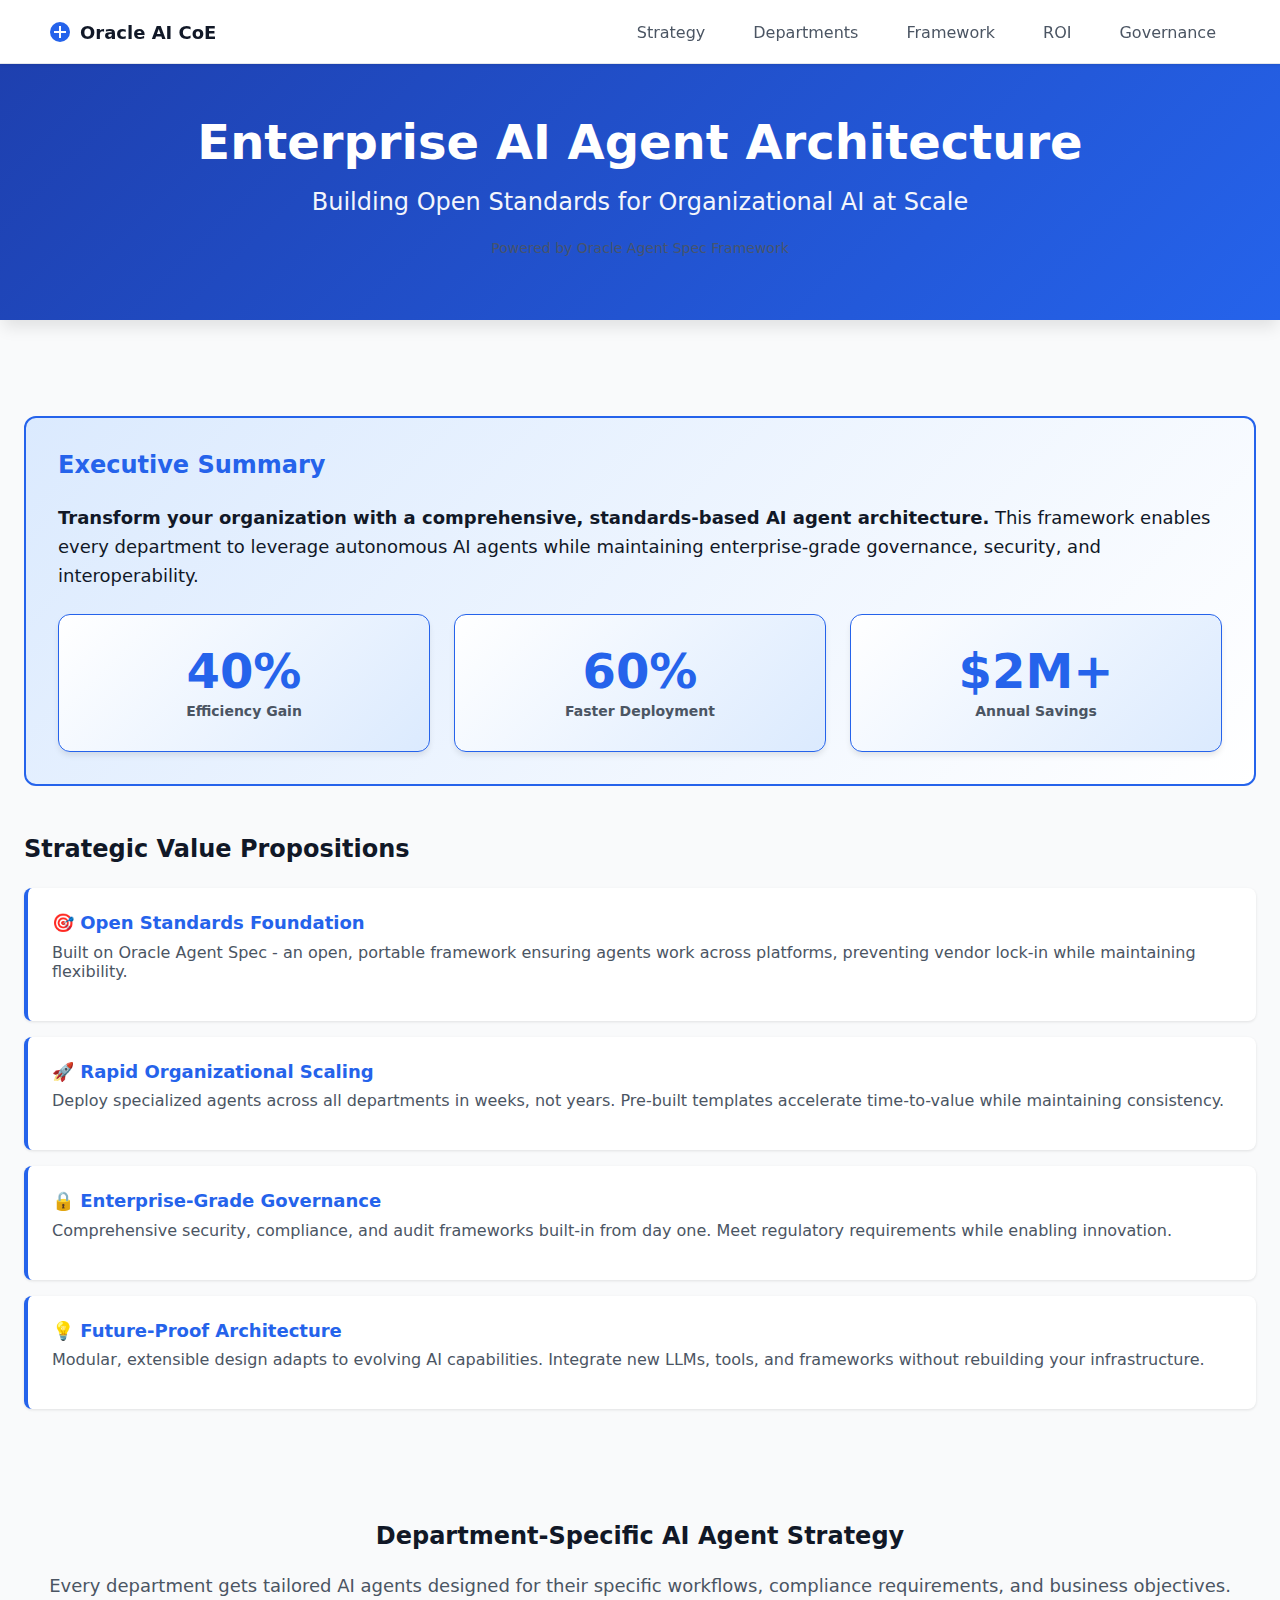
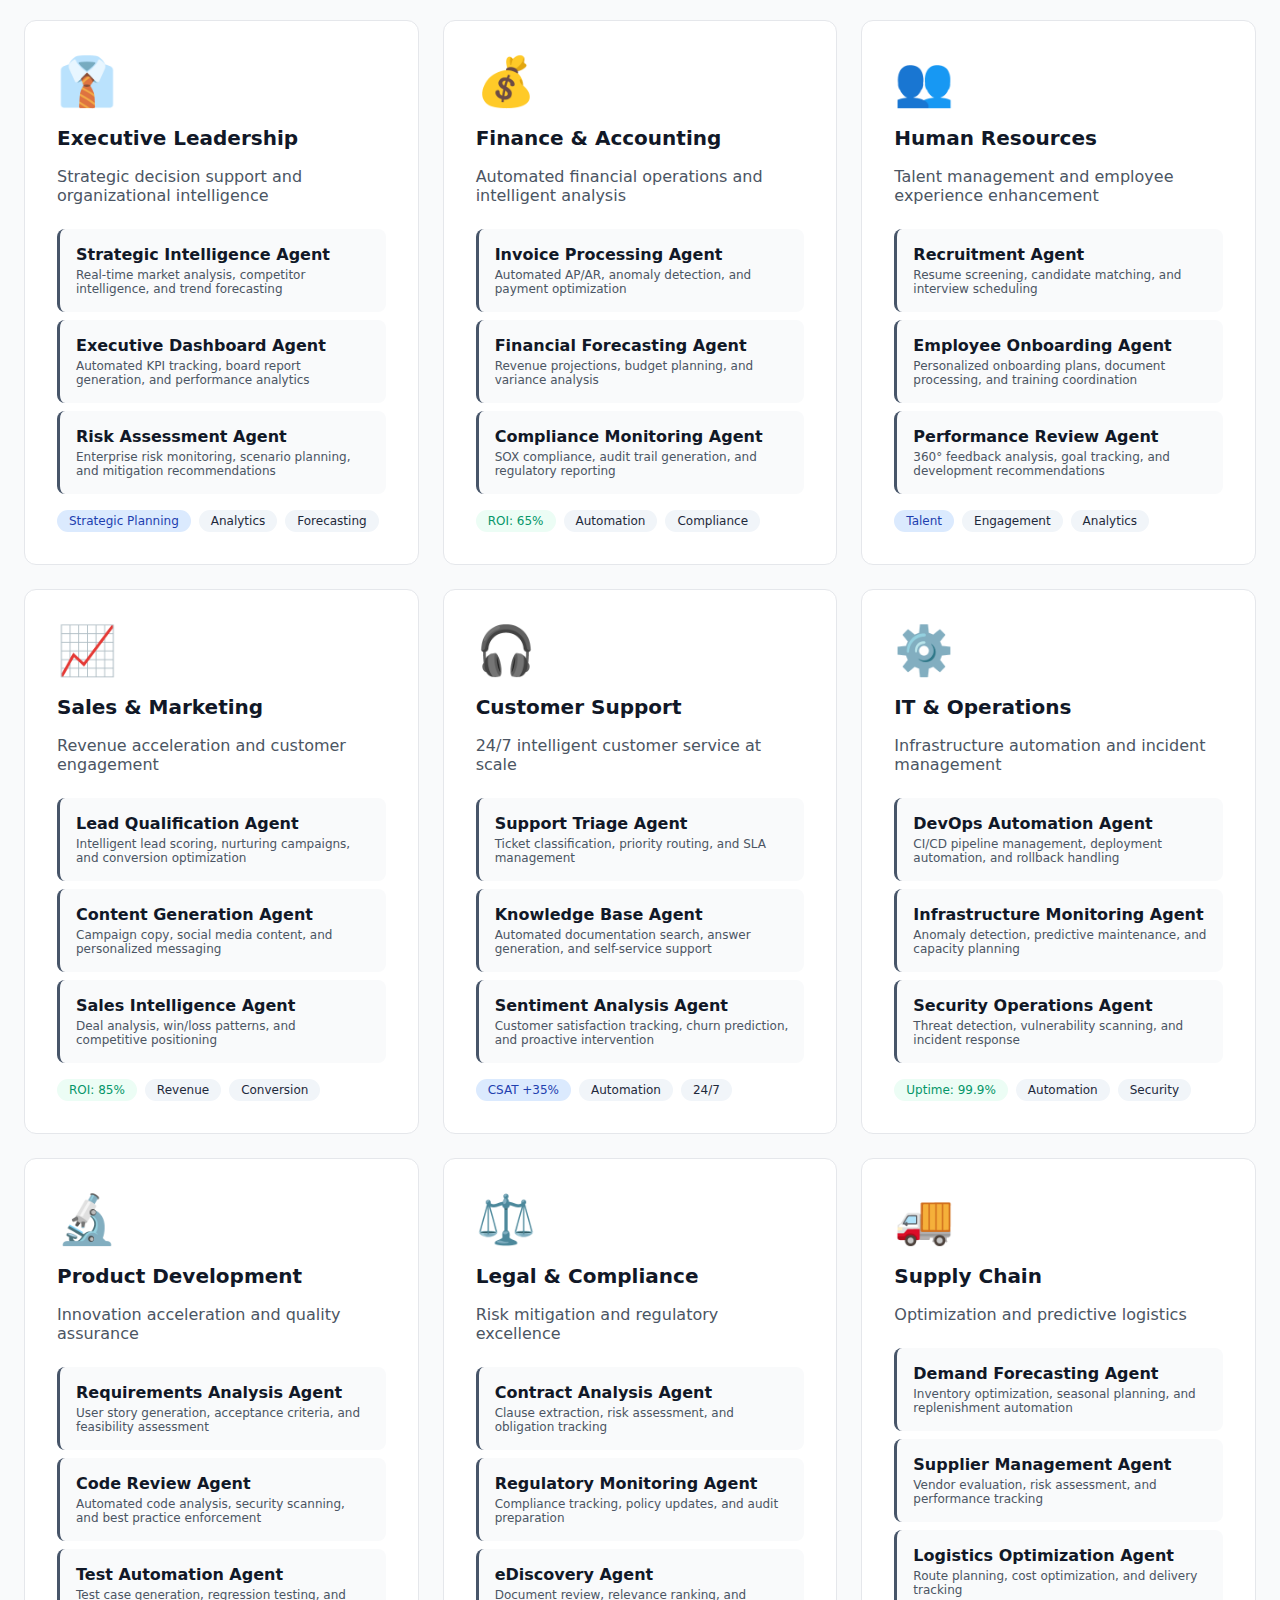
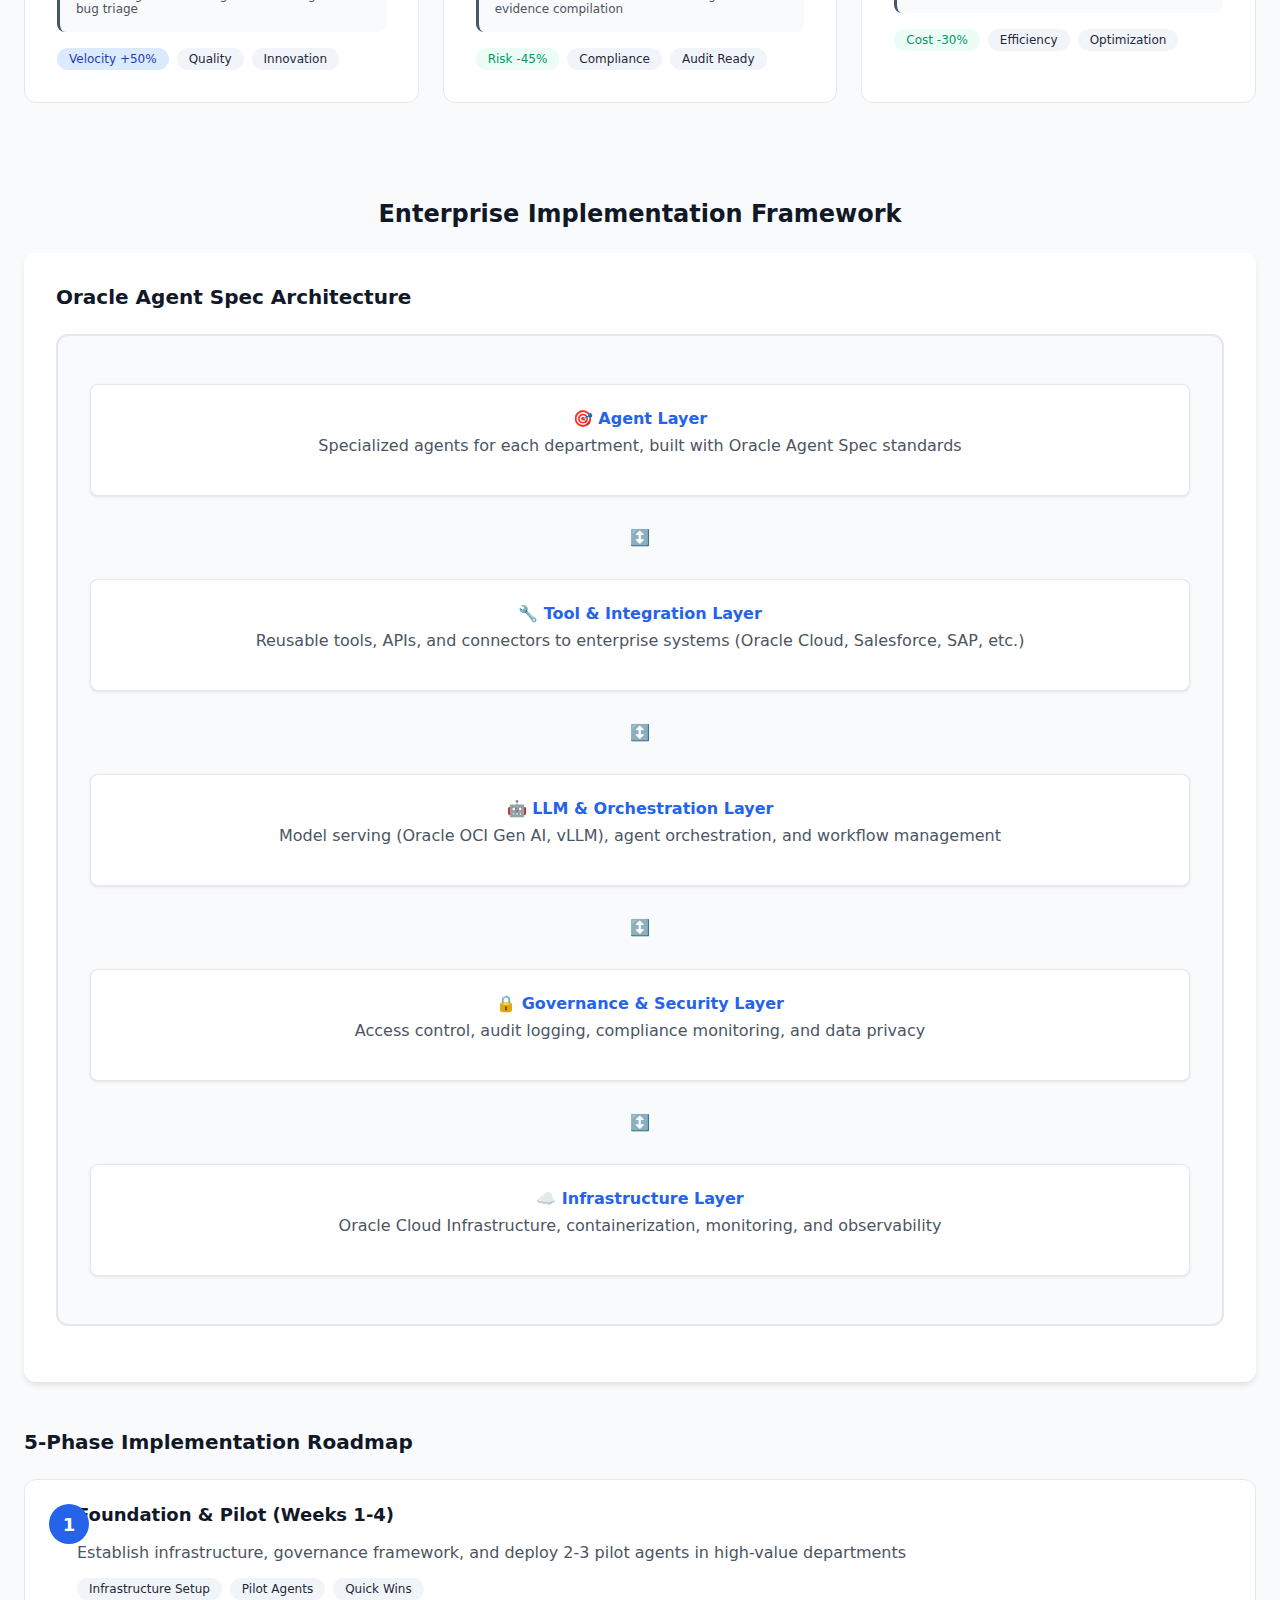
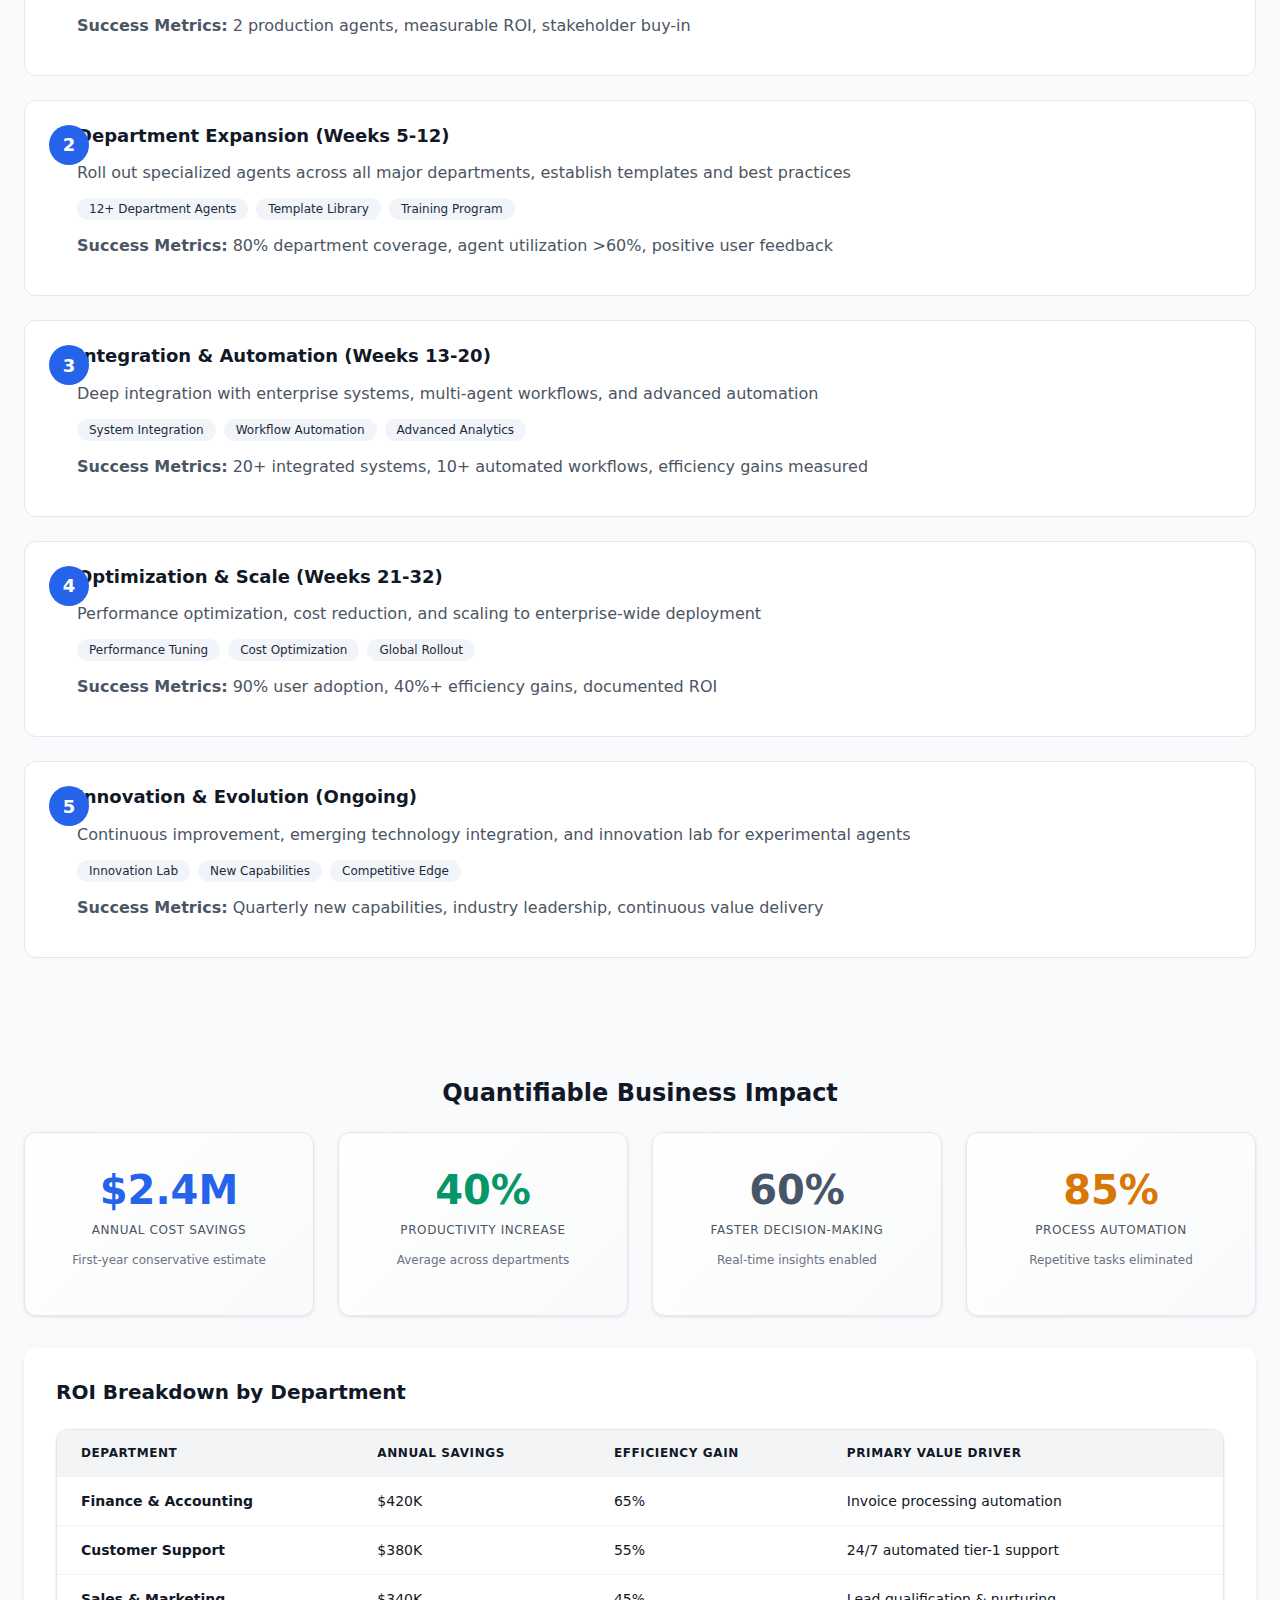
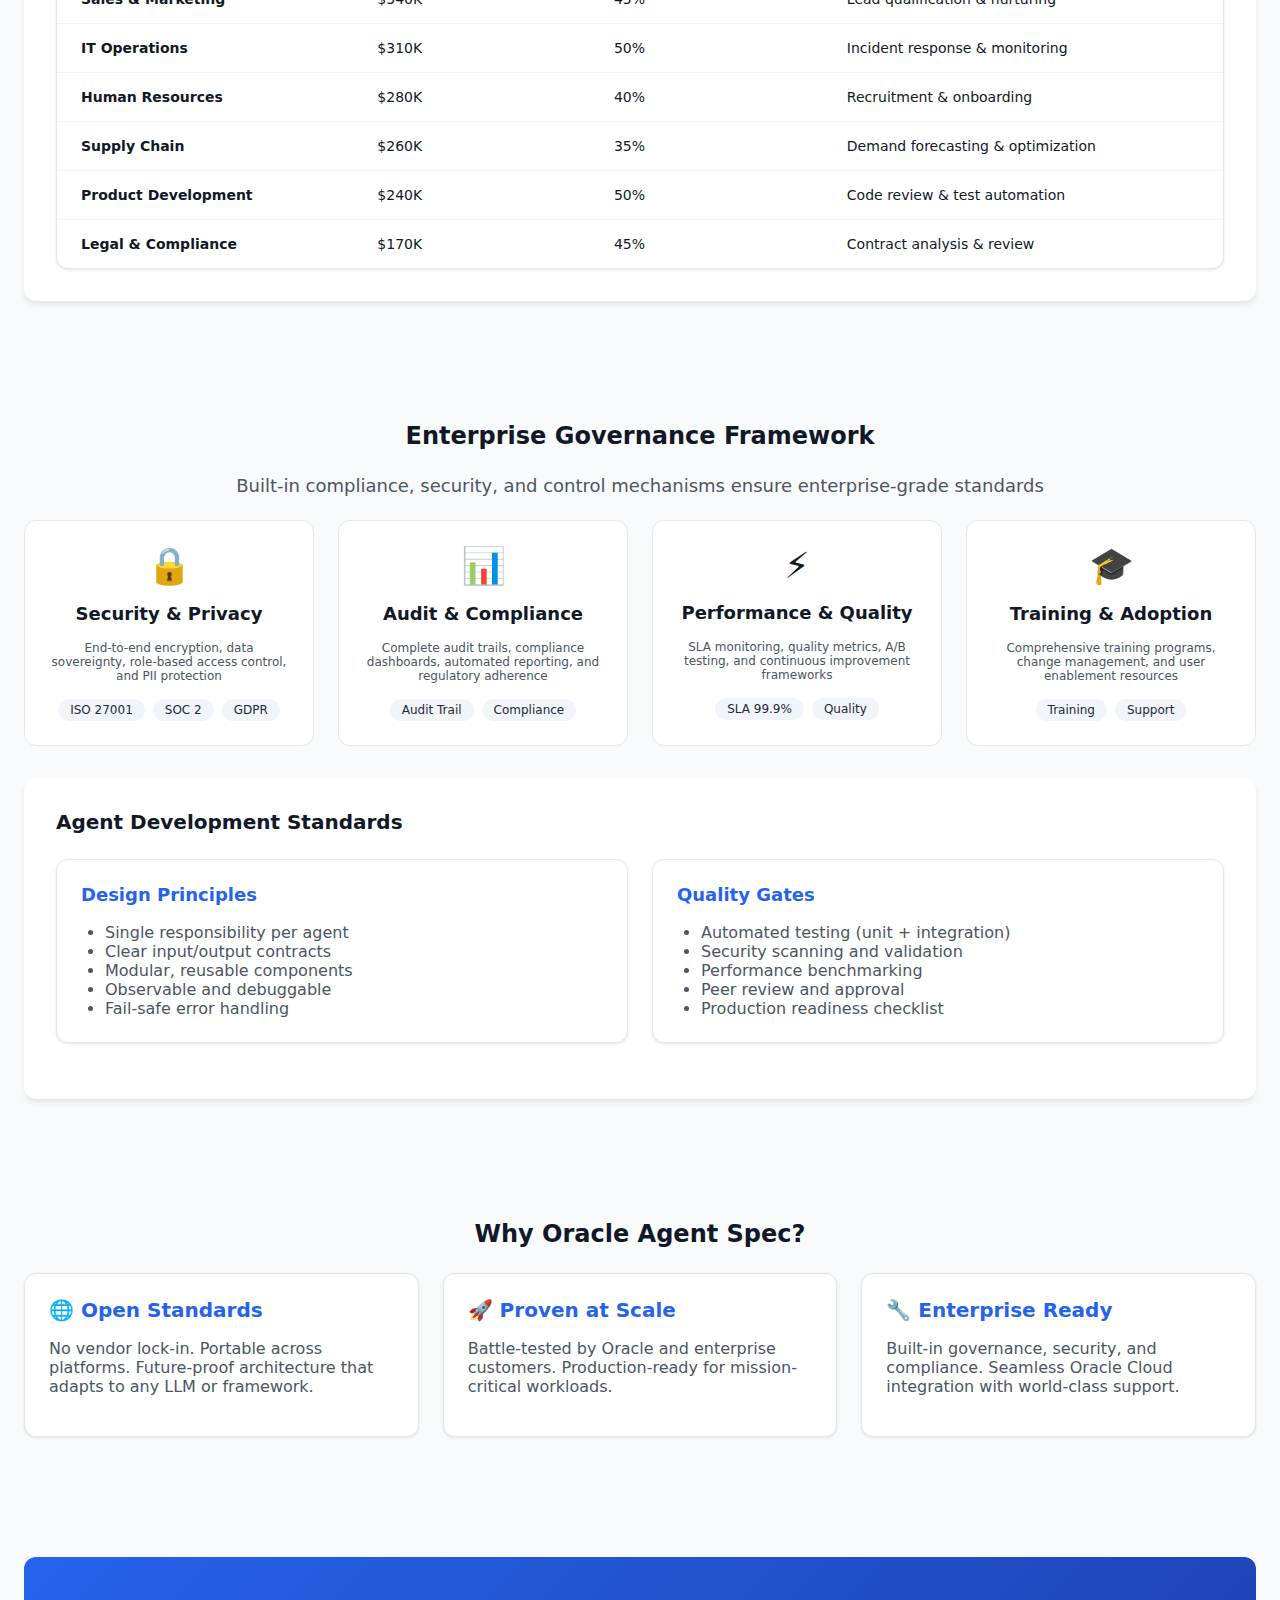
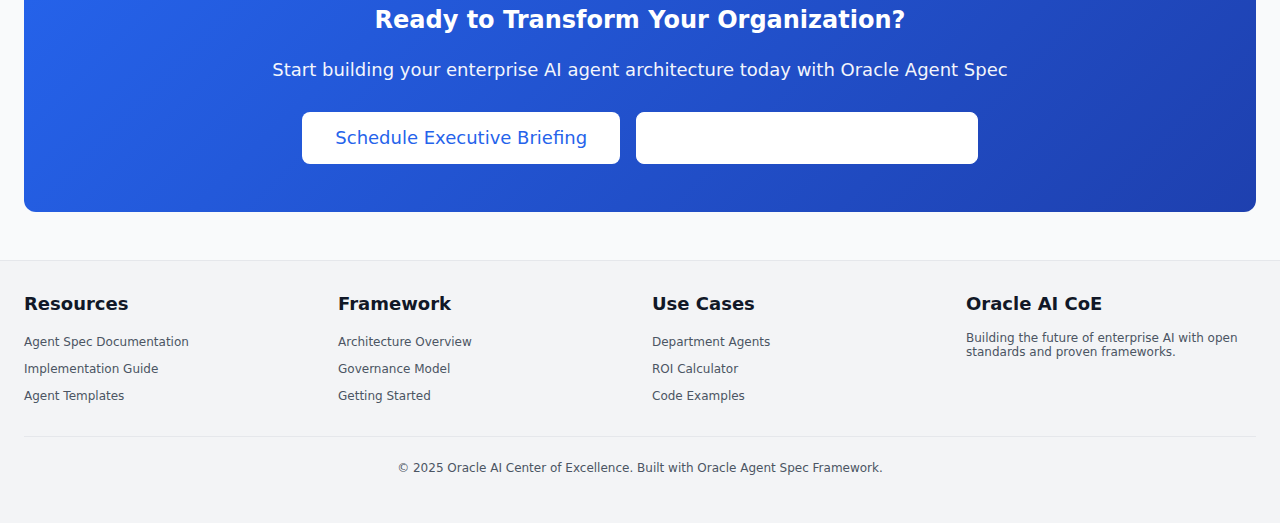
<file: ai-coe/index.html>
<!DOCTYPE html>
<html lang="en">
<head>
    <meta charset="UTF-8">
    <meta name="viewport" content="width=device-width, initial-scale=1.0">
    <title>Oracle AI Center of Excellence - Enterprise Agent Architecture</title>
    <link rel="stylesheet" href="006-oracle-aicoe-design-system.css">
    <style>
        /* Custom overrides for executive presentation */
        body {
            padding: 0;
        }

        .hero {
            background: linear-gradient(135deg, var(--primary-dark) 0%, var(--primary) 100%);
            color: white;
            padding: var(--space-xl) 0;
            margin-bottom: var(--space-xl);
            box-shadow: var(--shadow-lg);
        }

        .hero h1 {
            font-size: clamp(32px, 5vw, 48px);
            font-weight: 700;
            margin-bottom: var(--space-sm);
            color: white;
        }

        .hero-subtitle {
            font-size: clamp(18px, 3vw, 24px);
            opacity: 0.95;
            color: white;
            font-weight: 400;
        }

        .executive-summary {
            background: linear-gradient(135deg, var(--primary-light) 0%, var(--bg-primary) 100%);
            border: 2px solid var(--primary);
            border-radius: var(--radius-lg);
            padding: var(--space-lg);
            margin-bottom: var(--space-xl);
        }

        .value-prop {
            background: white;
            border-left: 4px solid var(--primary);
            padding: var(--space-md);
            margin: var(--space-sm) 0;
            border-radius: var(--radius-md);
            box-shadow: var(--shadow-sm);
        }

        .value-prop h4 {
            color: var(--primary);
            margin-bottom: var(--space-xs);
        }

        .department-grid {
            display: grid;
            grid-template-columns: repeat(auto-fit, minmax(350px, 1fr));
            gap: var(--space-md);
            margin-top: var(--space-md);
        }

        .department-card {
            background: var(--bg-primary);
            border: 1px solid var(--border);
            border-radius: var(--radius-lg);
            padding: var(--space-lg);
            transition: all var(--transition-normal);
            position: relative;
            overflow: hidden;
        }

        .department-card::before {
            content: '';
            position: absolute;
            top: 0;
            left: 0;
            width: 4px;
            height: 100%;
            background: var(--primary);
            transform: scaleY(0);
            transition: transform var(--transition-normal);
        }

        .department-card:hover {
            transform: translateY(-4px);
            box-shadow: var(--shadow-lg);
            border-color: var(--primary);
        }

        .department-card:hover::before {
            transform: scaleY(1);
        }

        .department-icon {
            font-size: 48px;
            margin-bottom: var(--space-sm);
        }

        .agent-example {
            background: var(--bg-secondary);
            border-radius: var(--radius-md);
            padding: var(--space-sm);
            margin: var(--space-xs) 0;
            border-left: 3px solid var(--accent);
        }

        .agent-example-name {
            font-weight: 600;
            color: var(--text-primary);
            margin-bottom: 4px;
        }

        .agent-example-desc {
            font-size: var(--font-small);
            color: var(--text-secondary);
        }

        .implementation-phase {
            background: var(--bg-primary);
            border: 1px solid var(--border);
            border-radius: var(--radius-lg);
            padding: var(--space-md);
            margin-bottom: var(--space-md);
            position: relative;
            padding-left: calc(var(--space-lg) + 20px);
        }

        .phase-number {
            position: absolute;
            left: var(--space-md);
            top: var(--space-md);
            width: 40px;
            height: 40px;
            background: var(--primary);
            color: white;
            border-radius: 50%;
            display: flex;
            align-items: center;
            justify-content: center;
            font-weight: 700;
            font-size: 18px;
        }

        .roi-metric {
            text-align: center;
            padding: var(--space-lg);
            background: linear-gradient(135deg, var(--bg-primary) 0%, var(--primary-light) 100%);
            border: 1px solid var(--primary);
            border-radius: var(--radius-lg);
            box-shadow: var(--shadow-md);
        }

        .roi-value {
            font-size: clamp(32px, 4vw, 48px);
            font-weight: 700;
            color: var(--primary);
            line-height: 1;
            margin-bottom: var(--space-xs);
        }

        .roi-label {
            font-size: var(--font-body);
            color: var(--text-secondary);
            font-weight: 600;
        }

        .framework-section {
            background: var(--bg-primary);
            border-radius: var(--radius-lg);
            padding: var(--space-lg);
            margin-bottom: var(--space-md);
            box-shadow: var(--shadow-md);
        }

        .architecture-diagram {
            background: var(--bg-secondary);
            border: 2px solid var(--border);
            border-radius: var(--radius-lg);
            padding: var(--space-lg);
            margin: var(--space-md) 0;
            text-align: center;
        }

        .layer {
            background: var(--bg-primary);
            border: 1px solid var(--border);
            border-radius: var(--radius-md);
            padding: var(--space-md);
            margin: var(--space-sm) 0;
            box-shadow: var(--shadow-sm);
        }

        .layer-title {
            font-weight: 600;
            color: var(--primary);
            margin-bottom: var(--space-xs);
        }

        .governance-grid {
            display: grid;
            grid-template-columns: repeat(auto-fit, minmax(280px, 1fr));
            gap: var(--space-md);
            margin-top: var(--space-md);
        }

        .governance-pillar {
            background: white;
            border: 1px solid var(--border);
            border-radius: var(--radius-lg);
            padding: var(--space-md);
            text-align: center;
        }

        .pillar-icon {
            font-size: 36px;
            margin-bottom: var(--space-sm);
        }

        .cta-section {
            background: linear-gradient(135deg, var(--primary) 0%, var(--primary-dark) 100%);
            color: white;
            padding: var(--space-xl) 0;
            margin-top: var(--space-xl);
            text-align: center;
            border-radius: var(--radius-lg);
        }

        .cta-section h2 {
            color: white;
            margin-bottom: var(--space-md);
        }

        .badge-group {
            display: flex;
            flex-wrap: wrap;
            gap: var(--space-xs);
            margin-top: var(--space-sm);
        }

        .badge {
            display: inline-block;
            padding: 4px 12px;
            background: var(--accent-light);
            color: var(--accent-dark);
            border-radius: var(--radius-full);
            font-size: var(--font-small);
            font-weight: 500;
        }

        .badge-primary {
            background: var(--primary-light);
            color: var(--primary-dark);
        }

        .badge-success {
            background: var(--success-bg);
            color: var(--success);
        }

        @media (max-width: 768px) {
            .department-grid {
                grid-template-columns: 1fr;
            }

            .roi-value {
                font-size: 32px;
            }
        }
    </style>
</head>
<body>
    <!-- Navigation -->
    <nav class="navbar">
        <div class="container">
            <div class="nav-container">
                <a href="#" class="nav-brand">
                    <svg width="24" height="24" viewBox="0 0 24 24" fill="currentColor">
                        <circle cx="12" cy="12" r="10" fill="var(--primary)"/>
                        <path d="M12 6v12M6 12h12" stroke="white" stroke-width="2"/>
                    </svg>
                    Oracle AI CoE
                </a>
                <ul class="nav-menu">
                    <li><a href="#strategy" class="nav-link">Strategy</a></li>
                    <li><a href="#departments" class="nav-link">Departments</a></li>
                    <li><a href="#framework" class="nav-link">Framework</a></li>
                    <li><a href="#roi" class="nav-link">ROI</a></li>
                    <li><a href="#governance" class="nav-link">Governance</a></li>
                </ul>
            </div>
        </div>
    </nav>

    <!-- Hero Section -->
    <div class="hero">
        <div class="container text-center">
            <h1>Enterprise AI Agent Architecture</h1>
            <p class="hero-subtitle">Building Open Standards for Organizational AI at Scale</p>
            <p style="margin-top: var(--space-md); font-size: var(--font-body); opacity: 0.9;">
                Powered by Oracle Agent Spec Framework
            </p>
        </div>
    </div>

    <div class="container">
        <!-- Executive Summary -->
        <section id="strategy" class="section">
            <div class="executive-summary">
                <h2 style="color: var(--primary); margin-bottom: var(--space-md);">Executive Summary</h2>
                <p style="font-size: 18px; line-height: 1.6; color: var(--text-primary); margin-bottom: var(--space-md);">
                    <strong>Transform your organization with a comprehensive, standards-based AI agent architecture.</strong>
                    This framework enables every department to leverage autonomous AI agents while maintaining enterprise-grade
                    governance, security, and interoperability.
                </p>

                <div class="grid grid-cols-3">
                    <div class="roi-metric">
                        <div class="roi-value">40%</div>
                        <div class="roi-label">Efficiency Gain</div>
                    </div>
                    <div class="roi-metric">
                        <div class="roi-value">60%</div>
                        <div class="roi-label">Faster Deployment</div>
                    </div>
                    <div class="roi-metric">
                        <div class="roi-value">$2M+</div>
                        <div class="roi-label">Annual Savings</div>
                    </div>
                </div>
            </div>

            <!-- Strategic Value Propositions -->
            <h2 class="mb-md">Strategic Value Propositions</h2>

            <div class="value-prop">
                <h4>🎯 Open Standards Foundation</h4>
                <p>Built on Oracle Agent Spec - an open, portable framework ensuring agents work across platforms, preventing vendor lock-in while maintaining flexibility.</p>
            </div>

            <div class="value-prop">
                <h4>🚀 Rapid Organizational Scaling</h4>
                <p>Deploy specialized agents across all departments in weeks, not years. Pre-built templates accelerate time-to-value while maintaining consistency.</p>
            </div>

            <div class="value-prop">
                <h4>🔒 Enterprise-Grade Governance</h4>
                <p>Comprehensive security, compliance, and audit frameworks built-in from day one. Meet regulatory requirements while enabling innovation.</p>
            </div>

            <div class="value-prop">
                <h4>💡 Future-Proof Architecture</h4>
                <p>Modular, extensible design adapts to evolving AI capabilities. Integrate new LLMs, tools, and frameworks without rebuilding your infrastructure.</p>
            </div>
        </section>

        <!-- Department-Specific Agent Strategy -->
        <section id="departments" class="section">
            <h2 class="text-center mb-md">Department-Specific AI Agent Strategy</h2>
            <p class="text-center mb-md" style="font-size: 18px; color: var(--text-secondary);">
                Every department gets tailored AI agents designed for their specific workflows, compliance requirements, and business objectives.
            </p>

            <div class="department-grid">
                <!-- Executive Leadership -->
                <div class="department-card">
                    <div class="department-icon">👔</div>
                    <h3>Executive Leadership</h3>
                    <p style="color: var(--text-secondary); margin-bottom: var(--space-md);">
                        Strategic decision support and organizational intelligence
                    </p>

                    <div class="agent-example">
                        <div class="agent-example-name">Strategic Intelligence Agent</div>
                        <div class="agent-example-desc">Real-time market analysis, competitor intelligence, and trend forecasting</div>
                    </div>

                    <div class="agent-example">
                        <div class="agent-example-name">Executive Dashboard Agent</div>
                        <div class="agent-example-desc">Automated KPI tracking, board report generation, and performance analytics</div>
                    </div>

                    <div class="agent-example">
                        <div class="agent-example-name">Risk Assessment Agent</div>
                        <div class="agent-example-desc">Enterprise risk monitoring, scenario planning, and mitigation recommendations</div>
                    </div>

                    <div class="badge-group">
                        <span class="badge badge-primary">Strategic Planning</span>
                        <span class="badge">Analytics</span>
                        <span class="badge">Forecasting</span>
                    </div>
                </div>

                <!-- Finance -->
                <div class="department-card">
                    <div class="department-icon">💰</div>
                    <h3>Finance & Accounting</h3>
                    <p style="color: var(--text-secondary); margin-bottom: var(--space-md);">
                        Automated financial operations and intelligent analysis
                    </p>

                    <div class="agent-example">
                        <div class="agent-example-name">Invoice Processing Agent</div>
                        <div class="agent-example-desc">Automated AP/AR, anomaly detection, and payment optimization</div>
                    </div>

                    <div class="agent-example">
                        <div class="agent-example-name">Financial Forecasting Agent</div>
                        <div class="agent-example-desc">Revenue projections, budget planning, and variance analysis</div>
                    </div>

                    <div class="agent-example">
                        <div class="agent-example-name">Compliance Monitoring Agent</div>
                        <div class="agent-example-desc">SOX compliance, audit trail generation, and regulatory reporting</div>
                    </div>

                    <div class="badge-group">
                        <span class="badge badge-success">ROI: 65%</span>
                        <span class="badge">Automation</span>
                        <span class="badge">Compliance</span>
                    </div>
                </div>

                <!-- Human Resources -->
                <div class="department-card">
                    <div class="department-icon">👥</div>
                    <h3>Human Resources</h3>
                    <p style="color: var(--text-secondary); margin-bottom: var(--space-md);">
                        Talent management and employee experience enhancement
                    </p>

                    <div class="agent-example">
                        <div class="agent-example-name">Recruitment Agent</div>
                        <div class="agent-example-desc">Resume screening, candidate matching, and interview scheduling</div>
                    </div>

                    <div class="agent-example">
                        <div class="agent-example-name">Employee Onboarding Agent</div>
                        <div class="agent-example-desc">Personalized onboarding plans, document processing, and training coordination</div>
                    </div>

                    <div class="agent-example">
                        <div class="agent-example-name">Performance Review Agent</div>
                        <div class="agent-example-desc">360° feedback analysis, goal tracking, and development recommendations</div>
                    </div>

                    <div class="badge-group">
                        <span class="badge badge-primary">Talent</span>
                        <span class="badge">Engagement</span>
                        <span class="badge">Analytics</span>
                    </div>
                </div>

                <!-- Sales & Marketing -->
                <div class="department-card">
                    <div class="department-icon">📈</div>
                    <h3>Sales & Marketing</h3>
                    <p style="color: var(--text-secondary); margin-bottom: var(--space-md);">
                        Revenue acceleration and customer engagement
                    </p>

                    <div class="agent-example">
                        <div class="agent-example-name">Lead Qualification Agent</div>
                        <div class="agent-example-desc">Intelligent lead scoring, nurturing campaigns, and conversion optimization</div>
                    </div>

                    <div class="agent-example">
                        <div class="agent-example-name">Content Generation Agent</div>
                        <div class="agent-example-desc">Campaign copy, social media content, and personalized messaging</div>
                    </div>

                    <div class="agent-example">
                        <div class="agent-example-name">Sales Intelligence Agent</div>
                        <div class="agent-example-desc">Deal analysis, win/loss patterns, and competitive positioning</div>
                    </div>

                    <div class="badge-group">
                        <span class="badge badge-success">ROI: 85%</span>
                        <span class="badge">Revenue</span>
                        <span class="badge">Conversion</span>
                    </div>
                </div>

                <!-- Customer Support -->
                <div class="department-card">
                    <div class="department-icon">🎧</div>
                    <h3>Customer Support</h3>
                    <p style="color: var(--text-secondary); margin-bottom: var(--space-md);">
                        24/7 intelligent customer service at scale
                    </p>

                    <div class="agent-example">
                        <div class="agent-example-name">Support Triage Agent</div>
                        <div class="agent-example-desc">Ticket classification, priority routing, and SLA management</div>
                    </div>

                    <div class="agent-example">
                        <div class="agent-example-name">Knowledge Base Agent</div>
                        <div class="agent-example-desc">Automated documentation search, answer generation, and self-service support</div>
                    </div>

                    <div class="agent-example">
                        <div class="agent-example-name">Sentiment Analysis Agent</div>
                        <div class="agent-example-desc">Customer satisfaction tracking, churn prediction, and proactive intervention</div>
                    </div>

                    <div class="badge-group">
                        <span class="badge badge-primary">CSAT +35%</span>
                        <span class="badge">Automation</span>
                        <span class="badge">24/7</span>
                    </div>
                </div>

                <!-- IT & Operations -->
                <div class="department-card">
                    <div class="department-icon">⚙️</div>
                    <h3>IT & Operations</h3>
                    <p style="color: var(--text-secondary); margin-bottom: var(--space-md);">
                        Infrastructure automation and incident management
                    </p>

                    <div class="agent-example">
                        <div class="agent-example-name">DevOps Automation Agent</div>
                        <div class="agent-example-desc">CI/CD pipeline management, deployment automation, and rollback handling</div>
                    </div>

                    <div class="agent-example">
                        <div class="agent-example-name">Infrastructure Monitoring Agent</div>
                        <div class="agent-example-desc">Anomaly detection, predictive maintenance, and capacity planning</div>
                    </div>

                    <div class="agent-example">
                        <div class="agent-example-name">Security Operations Agent</div>
                        <div class="agent-example-desc">Threat detection, vulnerability scanning, and incident response</div>
                    </div>

                    <div class="badge-group">
                        <span class="badge badge-success">Uptime: 99.9%</span>
                        <span class="badge">Automation</span>
                        <span class="badge">Security</span>
                    </div>
                </div>

                <!-- Product Development -->
                <div class="department-card">
                    <div class="department-icon">🔬</div>
                    <h3>Product Development</h3>
                    <p style="color: var(--text-secondary); margin-bottom: var(--space-md);">
                        Innovation acceleration and quality assurance
                    </p>

                    <div class="agent-example">
                        <div class="agent-example-name">Requirements Analysis Agent</div>
                        <div class="agent-example-desc">User story generation, acceptance criteria, and feasibility assessment</div>
                    </div>

                    <div class="agent-example">
                        <div class="agent-example-name">Code Review Agent</div>
                        <div class="agent-example-desc">Automated code analysis, security scanning, and best practice enforcement</div>
                    </div>

                    <div class="agent-example">
                        <div class="agent-example-name">Test Automation Agent</div>
                        <div class="agent-example-desc">Test case generation, regression testing, and bug triage</div>
                    </div>

                    <div class="badge-group">
                        <span class="badge badge-primary">Velocity +50%</span>
                        <span class="badge">Quality</span>
                        <span class="badge">Innovation</span>
                    </div>
                </div>

                <!-- Legal & Compliance -->
                <div class="department-card">
                    <div class="department-icon">⚖️</div>
                    <h3>Legal & Compliance</h3>
                    <p style="color: var(--text-secondary); margin-bottom: var(--space-md);">
                        Risk mitigation and regulatory excellence
                    </p>

                    <div class="agent-example">
                        <div class="agent-example-name">Contract Analysis Agent</div>
                        <div class="agent-example-desc">Clause extraction, risk assessment, and obligation tracking</div>
                    </div>

                    <div class="agent-example">
                        <div class="agent-example-name">Regulatory Monitoring Agent</div>
                        <div class="agent-example-desc">Compliance tracking, policy updates, and audit preparation</div>
                    </div>

                    <div class="agent-example">
                        <div class="agent-example-name">eDiscovery Agent</div>
                        <div class="agent-example-desc">Document review, relevance ranking, and evidence compilation</div>
                    </div>

                    <div class="badge-group">
                        <span class="badge badge-success">Risk -45%</span>
                        <span class="badge">Compliance</span>
                        <span class="badge">Audit Ready</span>
                    </div>
                </div>

                <!-- Supply Chain -->
                <div class="department-card">
                    <div class="department-icon">🚚</div>
                    <h3>Supply Chain</h3>
                    <p style="color: var(--text-secondary); margin-bottom: var(--space-md);">
                        Optimization and predictive logistics
                    </p>

                    <div class="agent-example">
                        <div class="agent-example-name">Demand Forecasting Agent</div>
                        <div class="agent-example-desc">Inventory optimization, seasonal planning, and replenishment automation</div>
                    </div>

                    <div class="agent-example">
                        <div class="agent-example-name">Supplier Management Agent</div>
                        <div class="agent-example-desc">Vendor evaluation, risk assessment, and performance tracking</div>
                    </div>

                    <div class="agent-example">
                        <div class="agent-example-name">Logistics Optimization Agent</div>
                        <div class="agent-example-desc">Route planning, cost optimization, and delivery tracking</div>
                    </div>

                    <div class="badge-group">
                        <span class="badge badge-success">Cost -30%</span>
                        <span class="badge">Efficiency</span>
                        <span class="badge">Optimization</span>
                    </div>
                </div>
            </div>
        </section>

        <!-- Implementation Framework -->
        <section id="framework" class="section">
            <h2 class="text-center mb-md">Enterprise Implementation Framework</h2>

            <div class="framework-section">
                <h3 style="margin-bottom: var(--space-md);">Oracle Agent Spec Architecture</h3>

                <div class="architecture-diagram">
                    <div class="layer">
                        <div class="layer-title">🎯 Agent Layer</div>
                        <p>Specialized agents for each department, built with Oracle Agent Spec standards</p>
                    </div>

                    <div style="padding: var(--space-sm); color: var(--text-tertiary);">↕️</div>

                    <div class="layer">
                        <div class="layer-title">🔧 Tool & Integration Layer</div>
                        <p>Reusable tools, APIs, and connectors to enterprise systems (Oracle Cloud, Salesforce, SAP, etc.)</p>
                    </div>

                    <div style="padding: var(--space-sm); color: var(--text-tertiary);">↕️</div>

                    <div class="layer">
                        <div class="layer-title">🤖 LLM & Orchestration Layer</div>
                        <p>Model serving (Oracle OCI Gen AI, vLLM), agent orchestration, and workflow management</p>
                    </div>

                    <div style="padding: var(--space-sm); color: var(--text-tertiary);">↕️</div>

                    <div class="layer">
                        <div class="layer-title">🔒 Governance & Security Layer</div>
                        <p>Access control, audit logging, compliance monitoring, and data privacy</p>
                    </div>

                    <div style="padding: var(--space-sm); color: var(--text-tertiary);">↕️</div>

                    <div class="layer">
                        <div class="layer-title">☁️ Infrastructure Layer</div>
                        <p>Oracle Cloud Infrastructure, containerization, monitoring, and observability</p>
                    </div>
                </div>
            </div>

            <h3 class="mb-md" style="margin-top: var(--space-xl);">5-Phase Implementation Roadmap</h3>

            <div class="implementation-phase">
                <div class="phase-number">1</div>
                <h4>Foundation & Pilot (Weeks 1-4)</h4>
                <p style="color: var(--text-secondary); margin-bottom: var(--space-sm);">
                    Establish infrastructure, governance framework, and deploy 2-3 pilot agents in high-value departments
                </p>
                <div class="badge-group">
                    <span class="badge">Infrastructure Setup</span>
                    <span class="badge">Pilot Agents</span>
                    <span class="badge">Quick Wins</span>
                </div>
                <p style="margin-top: var(--space-sm);"><strong>Success Metrics:</strong> 2 production agents, measurable ROI, stakeholder buy-in</p>
            </div>

            <div class="implementation-phase">
                <div class="phase-number">2</div>
                <h4>Department Expansion (Weeks 5-12)</h4>
                <p style="color: var(--text-secondary); margin-bottom: var(--space-sm);">
                    Roll out specialized agents across all major departments, establish templates and best practices
                </p>
                <div class="badge-group">
                    <span class="badge">12+ Department Agents</span>
                    <span class="badge">Template Library</span>
                    <span class="badge">Training Program</span>
                </div>
                <p style="margin-top: var(--space-sm);"><strong>Success Metrics:</strong> 80% department coverage, agent utilization >60%, positive user feedback</p>
            </div>

            <div class="implementation-phase">
                <div class="phase-number">3</div>
                <h4>Integration & Automation (Weeks 13-20)</h4>
                <p style="color: var(--text-secondary); margin-bottom: var(--space-sm);">
                    Deep integration with enterprise systems, multi-agent workflows, and advanced automation
                </p>
                <div class="badge-group">
                    <span class="badge">System Integration</span>
                    <span class="badge">Workflow Automation</span>
                    <span class="badge">Advanced Analytics</span>
                </div>
                <p style="margin-top: var(--space-sm);"><strong>Success Metrics:</strong> 20+ integrated systems, 10+ automated workflows, efficiency gains measured</p>
            </div>

            <div class="implementation-phase">
                <div class="phase-number">4</div>
                <h4>Optimization & Scale (Weeks 21-32)</h4>
                <p style="color: var(--text-secondary); margin-bottom: var(--space-sm);">
                    Performance optimization, cost reduction, and scaling to enterprise-wide deployment
                </p>
                <div class="badge-group">
                    <span class="badge">Performance Tuning</span>
                    <span class="badge">Cost Optimization</span>
                    <span class="badge">Global Rollout</span>
                </div>
                <p style="margin-top: var(--space-sm);"><strong>Success Metrics:</strong> 90% user adoption, 40%+ efficiency gains, documented ROI</p>
            </div>

            <div class="implementation-phase">
                <div class="phase-number">5</div>
                <h4>Innovation & Evolution (Ongoing)</h4>
                <p style="color: var(--text-secondary); margin-bottom: var(--space-sm);">
                    Continuous improvement, emerging technology integration, and innovation lab for experimental agents
                </p>
                <div class="badge-group">
                    <span class="badge">Innovation Lab</span>
                    <span class="badge">New Capabilities</span>
                    <span class="badge">Competitive Edge</span>
                </div>
                <p style="margin-top: var(--space-sm);"><strong>Success Metrics:</strong> Quarterly new capabilities, industry leadership, continuous value delivery</p>
            </div>
        </section>

        <!-- ROI & Business Value -->
        <section id="roi" class="section">
            <h2 class="text-center mb-md">Quantifiable Business Impact</h2>

            <div class="grid grid-cols-4">
                <div class="metric-card">
                    <div class="metric-value primary">$2.4M</div>
                    <div class="metric-label">Annual Cost Savings</div>
                    <p style="margin-top: var(--space-sm); font-size: var(--font-small); color: var(--text-tertiary);">
                        First-year conservative estimate
                    </p>
                </div>

                <div class="metric-card">
                    <div class="metric-value success">40%</div>
                    <div class="metric-label">Productivity Increase</div>
                    <p style="margin-top: var(--space-sm); font-size: var(--font-small); color: var(--text-tertiary);">
                        Average across departments
                    </p>
                </div>

                <div class="metric-card">
                    <div class="metric-value accent">60%</div>
                    <div class="metric-label">Faster Decision-Making</div>
                    <p style="margin-top: var(--space-sm); font-size: var(--font-small); color: var(--text-tertiary);">
                        Real-time insights enabled
                    </p>
                </div>

                <div class="metric-card">
                    <div class="metric-value warning">85%</div>
                    <div class="metric-label">Process Automation</div>
                    <p style="margin-top: var(--space-sm); font-size: var(--font-small); color: var(--text-tertiary);">
                        Repetitive tasks eliminated
                    </p>
                </div>
            </div>

            <div class="framework-section" style="margin-top: var(--space-lg);">
                <h3>ROI Breakdown by Department</h3>
                <div class="table-container" style="margin-top: var(--space-md);">
                    <table class="table">
                        <thead>
                            <tr>
                                <th>Department</th>
                                <th>Annual Savings</th>
                                <th>Efficiency Gain</th>
                                <th>Primary Value Driver</th>
                            </tr>
                        </thead>
                        <tbody>
                            <tr>
                                <td><strong>Finance & Accounting</strong></td>
                                <td>$420K</td>
                                <td>65%</td>
                                <td>Invoice processing automation</td>
                            </tr>
                            <tr>
                                <td><strong>Customer Support</strong></td>
                                <td>$380K</td>
                                <td>55%</td>
                                <td>24/7 automated tier-1 support</td>
                            </tr>
                            <tr>
                                <td><strong>Sales & Marketing</strong></td>
                                <td>$340K</td>
                                <td>45%</td>
                                <td>Lead qualification & nurturing</td>
                            </tr>
                            <tr>
                                <td><strong>IT Operations</strong></td>
                                <td>$310K</td>
                                <td>50%</td>
                                <td>Incident response & monitoring</td>
                            </tr>
                            <tr>
                                <td><strong>Human Resources</strong></td>
                                <td>$280K</td>
                                <td>40%</td>
                                <td>Recruitment & onboarding</td>
                            </tr>
                            <tr>
                                <td><strong>Supply Chain</strong></td>
                                <td>$260K</td>
                                <td>35%</td>
                                <td>Demand forecasting & optimization</td>
                            </tr>
                            <tr>
                                <td><strong>Product Development</strong></td>
                                <td>$240K</td>
                                <td>50%</td>
                                <td>Code review & test automation</td>
                            </tr>
                            <tr>
                                <td><strong>Legal & Compliance</strong></td>
                                <td>$170K</td>
                                <td>45%</td>
                                <td>Contract analysis & review</td>
                            </tr>
                        </tbody>
                    </table>
                </div>
            </div>
        </section>

        <!-- Governance & Security -->
        <section id="governance" class="section">
            <h2 class="text-center mb-md">Enterprise Governance Framework</h2>
            <p class="text-center mb-md" style="font-size: 18px; color: var(--text-secondary);">
                Built-in compliance, security, and control mechanisms ensure enterprise-grade standards
            </p>

            <div class="governance-grid">
                <div class="governance-pillar">
                    <div class="pillar-icon">🔒</div>
                    <h4>Security & Privacy</h4>
                    <p style="font-size: var(--font-small); color: var(--text-secondary);">
                        End-to-end encryption, data sovereignty, role-based access control, and PII protection
                    </p>
                    <div class="badge-group" style="justify-content: center; margin-top: var(--space-sm);">
                        <span class="badge">ISO 27001</span>
                        <span class="badge">SOC 2</span>
                        <span class="badge">GDPR</span>
                    </div>
                </div>

                <div class="governance-pillar">
                    <div class="pillar-icon">📊</div>
                    <h4>Audit & Compliance</h4>
                    <p style="font-size: var(--font-small); color: var(--text-secondary);">
                        Complete audit trails, compliance dashboards, automated reporting, and regulatory adherence
                    </p>
                    <div class="badge-group" style="justify-content: center; margin-top: var(--space-sm);">
                        <span class="badge">Audit Trail</span>
                        <span class="badge">Compliance</span>
                    </div>
                </div>

                <div class="governance-pillar">
                    <div class="pillar-icon">⚡</div>
                    <h4>Performance & Quality</h4>
                    <p style="font-size: var(--font-small); color: var(--text-secondary);">
                        SLA monitoring, quality metrics, A/B testing, and continuous improvement frameworks
                    </p>
                    <div class="badge-group" style="justify-content: center; margin-top: var(--space-sm);">
                        <span class="badge">SLA 99.9%</span>
                        <span class="badge">Quality</span>
                    </div>
                </div>

                <div class="governance-pillar">
                    <div class="pillar-icon">🎓</div>
                    <h4>Training & Adoption</h4>
                    <p style="font-size: var(--font-small); color: var(--text-secondary);">
                        Comprehensive training programs, change management, and user enablement resources
                    </p>
                    <div class="badge-group" style="justify-content: center; margin-top: var(--space-sm);">
                        <span class="badge">Training</span>
                        <span class="badge">Support</span>
                    </div>
                </div>
            </div>

            <div class="framework-section" style="margin-top: var(--space-lg);">
                <h3>Agent Development Standards</h3>
                <div class="grid grid-cols-2" style="margin-top: var(--space-md);">
                    <div class="card">
                        <h4 style="color: var(--primary);">Design Principles</h4>
                        <ul style="margin-left: var(--space-md); color: var(--text-secondary);">
                            <li>Single responsibility per agent</li>
                            <li>Clear input/output contracts</li>
                            <li>Modular, reusable components</li>
                            <li>Observable and debuggable</li>
                            <li>Fail-safe error handling</li>
                        </ul>
                    </div>

                    <div class="card">
                        <h4 style="color: var(--primary);">Quality Gates</h4>
                        <ul style="margin-left: var(--space-md); color: var(--text-secondary);">
                            <li>Automated testing (unit + integration)</li>
                            <li>Security scanning and validation</li>
                            <li>Performance benchmarking</li>
                            <li>Peer review and approval</li>
                            <li>Production readiness checklist</li>
                        </ul>
                    </div>
                </div>
            </div>
        </section>

        <!-- Competitive Advantages -->
        <section class="section">
            <h2 class="text-center mb-md">Why Oracle Agent Spec?</h2>

            <div class="grid grid-cols-3">
                <div class="card">
                    <h3 style="color: var(--primary);">🌐 Open Standards</h3>
                    <p>No vendor lock-in. Portable across platforms. Future-proof architecture that adapts to any LLM or framework.</p>
                </div>

                <div class="card">
                    <h3 style="color: var(--primary);">🚀 Proven at Scale</h3>
                    <p>Battle-tested by Oracle and enterprise customers. Production-ready for mission-critical workloads.</p>
                </div>

                <div class="card">
                    <h3 style="color: var(--primary);">🔧 Enterprise Ready</h3>
                    <p>Built-in governance, security, and compliance. Seamless Oracle Cloud integration with world-class support.</p>
                </div>
            </div>
        </section>

        <!-- Call to Action -->
        <section class="cta-section">
            <div class="container">
                <h2>Ready to Transform Your Organization?</h2>
                <p style="font-size: 18px; margin-bottom: var(--space-lg); color: white; opacity: 0.95;">
                    Start building your enterprise AI agent architecture today with Oracle Agent Spec
                </p>
                <div class="flex" style="justify-content: center;">
                    <a href="#" class="btn btn-lg" style="background: white; color: var(--primary);">Schedule Executive Briefing</a>
                    <a href="https://oracle.github.io/agent-spec" class="btn btn-lg btn-secondary" style="border-color: white; color: white;">View Technical Documentation</a>
                </div>
            </div>
        </section>
    </div>

    <!-- Footer -->
    <footer style="background: var(--bg-tertiary); padding: var(--space-lg) 0; margin-top: var(--space-xl); border-top: 1px solid var(--border);">
        <div class="container">
            <div class="grid grid-cols-4">
                <div>
                    <h4>Resources</h4>
                    <ul style="list-style: none; margin-top: var(--space-sm);">
                        <li><a href="https://oracle.github.io/agent-spec" style="color: var(--text-secondary); font-size: var(--font-small);">Agent Spec Documentation</a></li>
                        <li style="margin-top: 8px;"><a href="README.md" style="color: var(--text-secondary); font-size: var(--font-small);">Implementation Guide</a></li>
                        <li style="margin-top: 8px;"><a href="agents/" style="color: var(--text-secondary); font-size: var(--font-small);">Agent Templates</a></li>
                    </ul>
                </div>

                <div>
                    <h4>Framework</h4>
                    <ul style="list-style: none; margin-top: var(--space-sm);">
                        <li><a href="#framework" style="color: var(--text-secondary); font-size: var(--font-small);">Architecture Overview</a></li>
                        <li style="margin-top: 8px;"><a href="#governance" style="color: var(--text-secondary); font-size: var(--font-small);">Governance Model</a></li>
                        <li style="margin-top: 8px;"><a href="docs/GETTING_STARTED.md" style="color: var(--text-secondary); font-size: var(--font-small);">Getting Started</a></li>
                    </ul>
                </div>

                <div>
                    <h4>Use Cases</h4>
                    <ul style="list-style: none; margin-top: var(--space-sm);">
                        <li><a href="#departments" style="color: var(--text-secondary); font-size: var(--font-small);">Department Agents</a></li>
                        <li style="margin-top: 8px;"><a href="#roi" style="color: var(--text-secondary); font-size: var(--font-small);">ROI Calculator</a></li>
                        <li style="margin-top: 8px;"><a href="examples/" style="color: var(--text-secondary); font-size: var(--font-small);">Code Examples</a></li>
                    </ul>
                </div>

                <div>
                    <h4>Oracle AI CoE</h4>
                    <p style="color: var(--text-secondary); font-size: var(--font-small); margin-top: var(--space-sm);">
                        Building the future of enterprise AI with open standards and proven frameworks.
                    </p>
                </div>
            </div>

            <div style="margin-top: var(--space-lg); padding-top: var(--space-md); border-top: 1px solid var(--border); text-align: center; color: var(--text-tertiary); font-size: var(--font-small);">
                <p>© 2025 Oracle AI Center of Excellence. Built with Oracle Agent Spec Framework.</p>
            </div>
        </div>
    </footer>
</body>
</html>
</file>
<file: ai-coe/006-oracle-aicoe-design-system.css>
/* 
 * Oracle AI Center of Excellence (AICOE) Design System
 * Professional UI Design Guidelines CSS Framework
 * Version: 1.0
 * Description: A clean, professional design system with cohesive components
 */

/* CSS Reset */
*, *::before, *::after {
    margin: 0;
    padding: 0;
    box-sizing: border-box;
}

/* Design Tokens */
:root {
    /* Primary Colors */
    --primary: #2563EB;
    --primary-hover: #1D4ED8;
    --primary-light: #DBEAFE;
    --primary-dark: #1E40AF;
    
    /* Accent Colors */
    --accent: #475569;
    --accent-hover: #334155;
    --accent-light: #F1F5F9;
    --accent-dark: #1E293B;
    
    /* Status Colors */
    --success: #059669;
    --success-bg: #ECFDF5;
    --error: #DC2626;
    --error-bg: #FEF2F2;
    --warning: #D97706;
    --warning-bg: #FFFBEB;
    --info: #0891B2;
    --info-bg: #CFFAFE;
    
    /* Neutrals */
    --text-primary: #111827;
    --text-secondary: #4B5563;
    --text-tertiary: #6B7280;
    --bg-primary: #FFFFFF;
    --bg-secondary: #F9FAFB;
    --bg-tertiary: #F3F4F6;
    --border: #E5E7EB;
    --border-light: #F3F4F6;
    
    /* Typography */
    --font-family: 'Inter', system-ui, sans-serif;
    --font-h1: clamp(24px, 4vw, 30px);
    --font-h2: clamp(20px, 3.5vw, 24px);
    --font-h3: clamp(18px, 3vw, 20px);
    --font-h4: clamp(16px, 2.5vw, 18px);
    --font-body: 14px;
    --font-small: 12px;
    --font-caption: 10px;
    
    /* Spacing (8px grid) */
    --space-xs: 8px;
    --space-sm: 16px;
    --space-md: 24px;
    --space-lg: 32px;
    --space-xl: 48px;
    
    /* Sizing */
    --max-width: 1280px;
    --header-height: 64px;
    
    /* Radius */
    --radius-sm: 4px;
    --radius-md: 8px;
    --radius-lg: 12px;
    --radius-full: 9999px;
    
    /* Shadows */
    --shadow-sm: 0 1px 3px 0 rgba(0, 0, 0, 0.1);
    --shadow-md: 0 4px 6px -1px rgba(0, 0, 0, 0.1);
    --shadow-lg: 0 10px 15px -3px rgba(0, 0, 0, 0.1);
    --shadow-focus: 0 0 0 3px var(--primary-light);
    
    /* Transitions */
    --transition-fast: 150ms cubic-bezier(0.4, 0, 0.2, 1);
    --transition-normal: 250ms cubic-bezier(0.4, 0, 0.2, 1);
}

/* Base Styles */
html {
    font-size: 16px;
    -webkit-font-smoothing: antialiased;
    -moz-osx-font-smoothing: grayscale;
}

body {
    font-family: var(--font-family);
    color: var(--text-primary);
    background-color: var(--bg-secondary);
    min-height: 100vh;
}

/* Typography */
h1, h2, h3, h4 {
    font-weight: 600;
    line-height: 1.25;
    margin-bottom: var(--space-sm);
}

h1 { font-size: var(--font-h1); }
h2 { font-size: var(--font-h2); }
h3 { font-size: var(--font-h3); }
h4 { font-size: var(--font-h4); }

p {
    margin-bottom: var(--space-sm);
    color: var(--text-secondary);
}

a {
    color: var(--primary);
    text-decoration: none;
}

a:hover {
    color: var(--primary-hover);
    text-decoration: underline;
}

/* Layout */
.container {
    max-width: var(--max-width);
    margin: 0 auto;
    padding: 0 var(--space-md);
}

.section {
    padding: var(--space-xl) 0;
}

.grid {
    display: grid;
    gap: var(--space-md);
}

.grid-cols-2 { grid-template-columns: repeat(2, 1fr); }
.grid-cols-3 { grid-template-columns: repeat(3, 1fr); }
.grid-cols-4 { grid-template-columns: repeat(4, 1fr); }

.flex {
    display: flex;
    gap: var(--space-sm);
    align-items: center;
}

.flex-between {
    display: flex;
    align-items: center;
    justify-content: space-between;
    gap: var(--space-sm);
}

.text-center { text-align: center; }
.mt-lg { margin-top: var(--space-lg); }
.mb-sm { margin-bottom: var(--space-sm); }
.mb-md { margin-bottom: var(--space-md); }

/* Cards */
.card {
    background: var(--bg-primary);
    border: 1px solid var(--border);
    border-radius: var(--radius-lg);
    padding: var(--space-md);
    margin-bottom: var(--space-md);
    box-shadow: var(--shadow-sm);
    transition: box-shadow var(--transition-normal);
}

.card:hover {
    box-shadow: var(--shadow-md);
}

.card-header {
    padding-bottom: var(--space-sm);
    border-bottom: 1px solid var(--border-light);
    margin-bottom: var(--space-sm);
}

.card-title {
    font-size: var(--font-h4);
    font-weight: 600;
    color: var(--text-primary);
    margin: 0;
}

.metric-card {
    text-align: center;
    padding: var(--space-lg);
    background: linear-gradient(135deg, var(--bg-primary) 0%, var(--bg-secondary) 100%);
    border: 1px solid var(--border);
    border-radius: var(--radius-lg);
    box-shadow: var(--shadow-sm);
    transition: all var(--transition-normal);
}

.metric-card:hover {
    transform: translateY(-2px);
    box-shadow: var(--shadow-lg);
}

.metric-value {
    font-size: 2.5rem;
    font-weight: 700;
    line-height: 1.25;
    margin-bottom: var(--space-xs);
}

.metric-value.primary { color: var(--primary); }
.metric-value.success { color: var(--success); }
.metric-value.warning { color: var(--warning); }
.metric-value.error { color: var(--error); }
.metric-value.accent { color: var(--accent); }

.metric-label {
    color: var(--text-secondary);
    font-size: var(--font-small);
    font-weight: 500;
    text-transform: uppercase;
    letter-spacing: 0.05em;
}

/* Buttons */
.btn {
    display: inline-flex;
    align-items: center;
    justify-content: center;
    gap: var(--space-xs);
    padding: 12px var(--space-md);
    font-size: var(--font-body);
    font-weight: 500;
    font-family: var(--font-family);
    line-height: 1;
    border-radius: var(--radius-md);
    border: 1px solid transparent;
    cursor: pointer;
    transition: all var(--transition-fast);
    text-decoration: none;
    white-space: nowrap;
    user-select: none;
    min-height: 44px;
}

.btn:focus {
    outline: none;
    box-shadow: var(--shadow-focus);
}

.btn:disabled {
    opacity: 0.5;
    cursor: not-allowed;
}

.btn:not(:disabled):hover {
    transform: translateY(-1px);
}

.btn-primary {
    background-color: var(--primary);
    color: var(--bg-primary);
    box-shadow: var(--shadow-sm);
}

.btn-primary:hover:not(:disabled) {
    background-color: var(--primary-hover);
    box-shadow: var(--shadow-md);
}

.btn-secondary {
    background-color: var(--bg-primary);
    color: var(--primary);
    border-color: var(--primary);
}

.btn-secondary:hover:not(:disabled) {
    background-color: var(--primary-light);
    border-color: var(--primary-hover);
    color: var(--primary-hover);
}

.btn-accent {
    background-color: var(--accent);
    color: var(--bg-primary);
    box-shadow: var(--shadow-sm);
}

.btn-accent:hover:not(:disabled) {
    background-color: var(--accent-hover);
    box-shadow: var(--shadow-md);
}

.btn-lg {
    padding: 16px var(--space-lg);
    font-size: 18px;
    min-height: 52px;
}

/* Navigation */
.navbar {
    background-color: var(--bg-primary);
    border-bottom: 1px solid var(--border);
    padding: 0;
    position: sticky;
    top: 0;
    z-index: 10;
    box-shadow: var(--shadow-sm);
    height: var(--header-height);
}

.nav-container {
    display: flex;
    align-items: center;
    justify-content: space-between;
    height: 100%;
    padding: 0 var(--space-md);
}

.nav-brand {
    font-size: var(--font-h4);
    font-weight: 600;
    color: var(--text-primary);
    text-decoration: none;
    display: flex;
    align-items: center;
    gap: var(--space-xs);
}

.nav-brand:hover {
    color: var(--primary);
    text-decoration: none;
}

.nav-menu {
    display: flex;
    align-items: center;
    gap: var(--space-sm);
    list-style: none;
}

.nav-link {
    color: var(--text-secondary);
    font-weight: 500;
    padding: var(--space-xs) var(--space-sm);
    border-radius: var(--radius-md);
    transition: all var(--transition-fast);
    text-decoration: none;
    height: var(--header-height);
    display: flex;
    align-items: center;
}

.nav-link:hover {
    color: var(--text-primary);
    background-color: var(--bg-secondary);
    text-decoration: none;
}

.nav-link.active {
    color: var(--primary);
    background-color: var(--primary-light);
    font-weight: 600;
}

.user-profile {
    display: flex;
    align-items: center;
    gap: var(--space-xs);
    color: var(--text-secondary);
    height: var(--header-height);
    padding: var(--space-xs) var(--space-sm);
}

/* Status Indicators */
.status {
    display: inline-flex;
    align-items: center;
    gap: 6px;
    padding: 4px 12px;
    border-radius: var(--radius-full);
    font-size: var(--font-caption);
    font-weight: 500;
    line-height: 1;
    white-space: nowrap;
}

.status-success {
    background-color: var(--success-bg);
    color: var(--success);
    border: 1px solid var(--success-bg);
}

.status-error {
    background-color: var(--error-bg);
    color: var(--error);
    border: 1px solid var(--error-bg);
}

.status-warning {
    background-color: var(--warning-bg);
    color: var(--warning);
    border: 1px solid var(--warning-bg);
}

.status-info {
    background-color: var(--info-bg);
    color: var(--info);
    border: 1px solid var(--info-bg);
}

.status-dot {
    width: 6px;
    height: 6px;
    border-radius: 50%;
    background-color: currentColor;
}

/* Tables */
.table-container {
    background-color: var(--bg-primary);
    border-radius: var(--radius-lg);
    overflow: hidden;
    box-shadow: var(--shadow-sm);
    border: 1px solid var(--border);
}

.table {
    width: 100%;
    border-collapse: collapse;
    font-size: var(--font-body);
}

.table th,
.table td {
    padding: var(--space-sm) var(--space-md);
    text-align: left;
    border-bottom: 1px solid var(--border-light);
}

.table th {
    background-color: var(--bg-tertiary);
    font-weight: 600;
    color: var(--text-primary);
    font-size: var(--font-small);
    text-transform: uppercase;
    letter-spacing: 0.05em;
}

.table tbody tr {
    transition: background-color var(--transition-fast);
}

.table tbody tr:hover {
    background-color: var(--bg-secondary);
}

.table tbody tr:last-child td {
    border-bottom: none;
}

/* Responsive Design */
@media (max-width: 768px) {
    .container {
        padding: 0 var(--space-sm);
    }
    
    .grid-cols-2,
    .grid-cols-3,
    .grid-cols-4 {
        grid-template-columns: 1fr;
    }
    
    .flex-between {
        flex-direction: column;
        align-items: stretch;
    }
}
</file>
